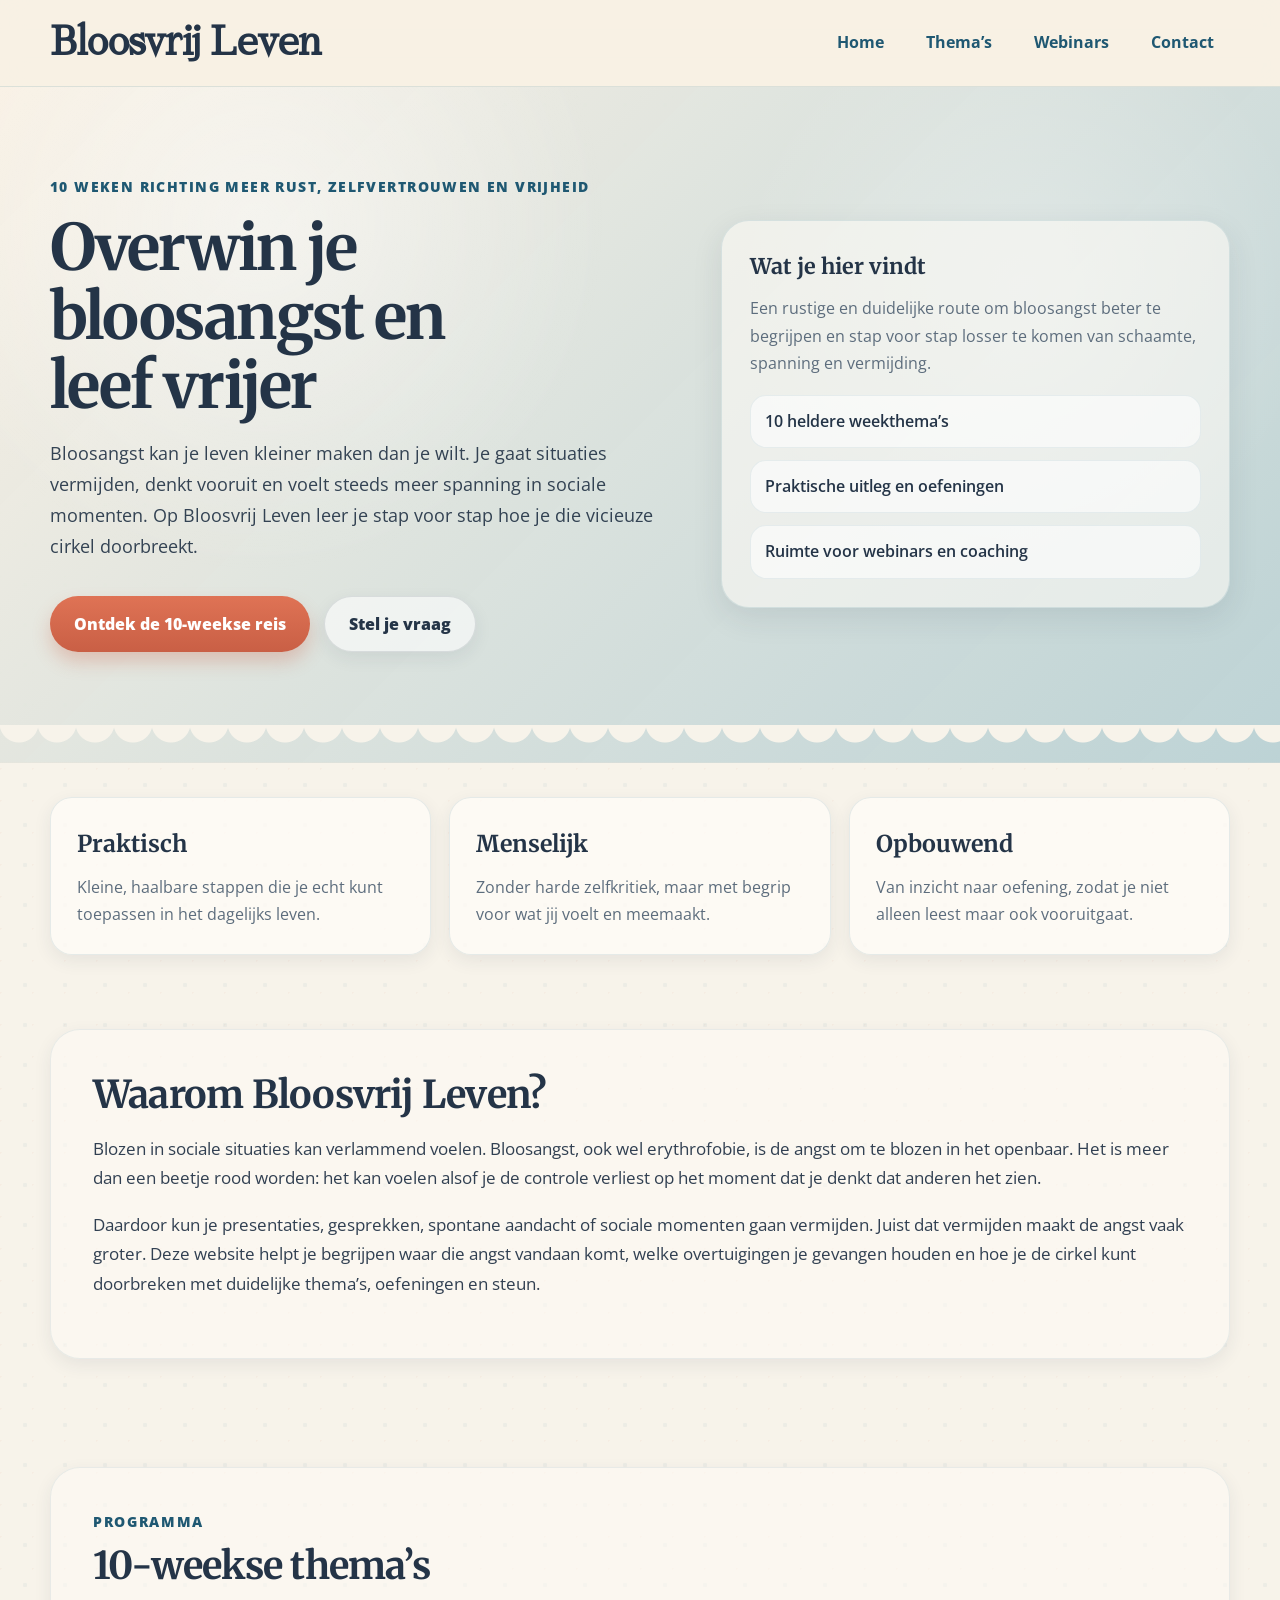
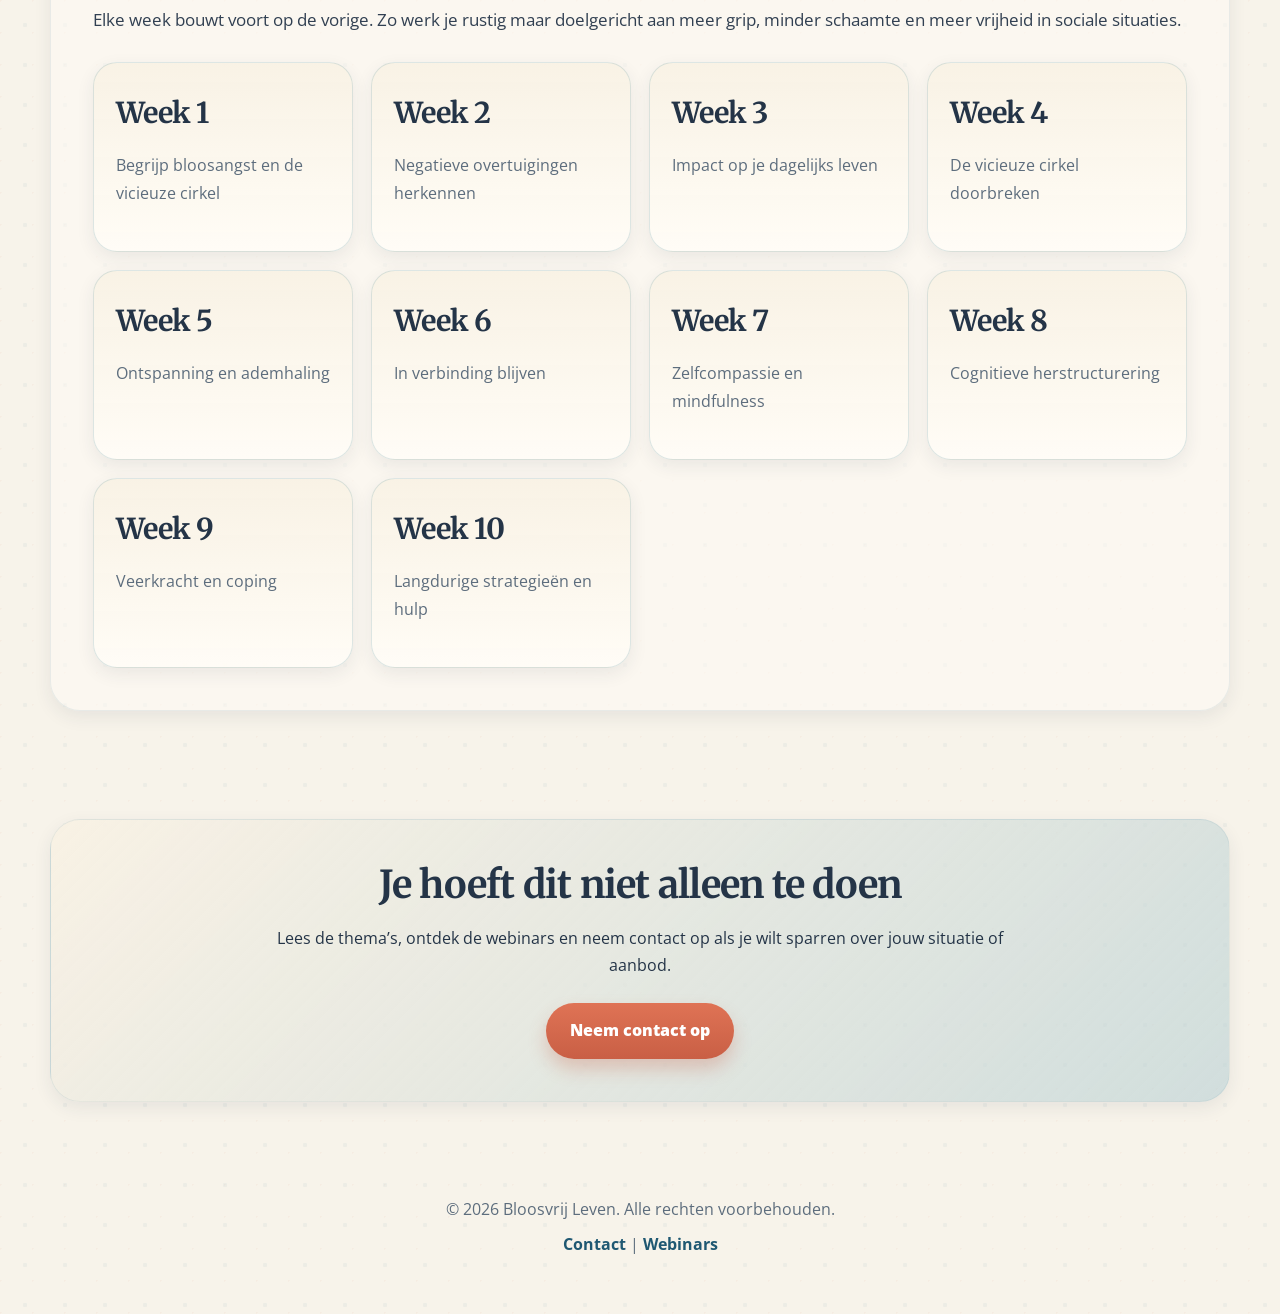
<file: index.html>
<!DOCTYPE html>
<html lang="nl">
<head>
  <meta charset="UTF-8" />
  <meta name="viewport" content="width=device-width, initial-scale=1.0" />
  <title>Bloosvrij Leven | Overwin je bloosangst</title>

  <link rel="preconnect" href="https://fonts.googleapis.com">
  <link rel="preconnect" href="https://fonts.gstatic.com" crossorigin>
  <link href="https://fonts.googleapis.com/css2?family=Merriweather:wght@400;700&family=Open+Sans:wght@400;600;700;800&family=Sawarabi+Mincho&display=swap" rel="stylesheet">

  <link rel="stylesheet" href="style.css">
</head>
<body>
  <header>
    <div class="container">
      <h1 class="site-title">Bloosvrij Leven</h1>

      <nav class="main-nav">
        <a href="index.html">Home</a>
        <a href="#themas">Thema’s</a>
        <a href="webinars.html">Webinars</a>
        <a href="contact.html">Contact</a>
      </nav>
    </div>
  </header>

  <section class="hero">
    <div class="container">
      <div class="hero-main">
        <p class="hero-label">10 weken richting meer rust, zelfvertrouwen en vrijheid</p>

        <h2>Overwin je bloosangst en leef vrijer</h2>

        <p class="hero-text">
          Bloosangst kan je leven kleiner maken dan je wilt. Je gaat situaties
          vermijden, denkt vooruit en voelt steeds meer spanning in sociale
          momenten. Op Bloosvrij Leven leer je stap voor stap hoe je die
          vicieuze cirkel doorbreekt.
        </p>

        <div class="hero-buttons">
          <a class="btn-primary" href="#themas">Ontdek de 10-weekse reis</a>
          <a class="btn-secondary" href="contact.html">Stel je vraag</a>
        </div>
      </div>

      <aside class="hero-aside">
        <h3>Wat je hier vindt</h3>
        <p>
          Een rustige en duidelijke route om bloosangst beter te begrijpen en
          stap voor stap losser te komen van schaamte, spanning en vermijding.
        </p>

        <ul class="hero-points">
          <li>10 heldere weekthema’s</li>
          <li>Praktische uitleg en oefeningen</li>
          <li>Ruimte voor webinars en coaching</li>
        </ul>
      </aside>
    </div>
  </section>

  <section class="intro-strip">
    <div class="container intro-strip-grid">
      <div class="intro-item">
        <h3>Praktisch</h3>
        <p>
          Kleine, haalbare stappen die je echt kunt toepassen in het dagelijks leven.
        </p>
      </div>

      <div class="intro-item">
        <h3>Menselijk</h3>
        <p>
          Zonder harde zelfkritiek, maar met begrip voor wat jij voelt en meemaakt.
        </p>
      </div>

      <div class="intro-item">
        <h3>Opbouwend</h3>
        <p>
          Van inzicht naar oefening, zodat je niet alleen leest maar ook vooruitgaat.
        </p>
      </div>
    </div>
  </section>

  <section class="about">
    <div class="container">
      <h2>Waarom Bloosvrij Leven?</h2>

      <p>
        Blozen in sociale situaties kan verlammend voelen. Bloosangst, ook wel
        erythrofobie, is de angst om te blozen in het openbaar. Het is meer dan
        een beetje rood worden: het kan voelen alsof je de controle verliest op
        het moment dat je denkt dat anderen het zien.
      </p>

      <p>
        Daardoor kun je presentaties, gesprekken, spontane aandacht of sociale
        momenten gaan vermijden. Juist dat vermijden maakt de angst vaak groter.
        Deze website helpt je begrijpen waar die angst vandaan komt, welke
        overtuigingen je gevangen houden en hoe je de cirkel kunt doorbreken met
        duidelijke thema’s, oefeningen en steun.
      </p>
    </div>
  </section>

  <section class="themas-preview">
    <div class="container">
      <div class="section-heading">
        <p class="section-label">Programma</p>
        <h2 id="themas">10-weekse thema’s</h2>
        <p class="section-text">
          Elke week bouwt voort op de vorige. Zo werk je rustig maar doelgericht
          aan meer grip, minder schaamte en meer vrijheid in sociale situaties.
        </p>
      </div>

      <div class="theme-grid">
        <a href="week1.html" class="theme-card">
          <h3>Week 1</h3>
          <p>Begrijp bloosangst en de vicieuze cirkel</p>
        </a>

        <a href="week2.html" class="theme-card">
          <h3>Week 2</h3>
          <p>Negatieve overtuigingen herkennen</p>
        </a>

        <a href="week3.html" class="theme-card">
          <h3>Week 3</h3>
          <p>Impact op je dagelijks leven</p>
        </a>

        <a href="week4.html" class="theme-card">
          <h3>Week 4</h3>
          <p>De vicieuze cirkel doorbreken</p>
        </a>

        <a href="week5.html" class="theme-card">
          <h3>Week 5</h3>
          <p>Ontspanning en ademhaling</p>
        </a>

        <a href="week6.html" class="theme-card">
          <h3>Week 6</h3>
          <p>In verbinding blijven</p>
        </a>

        <a href="week7.html" class="theme-card">
          <h3>Week 7</h3>
          <p>Zelfcompassie en mindfulness</p>
        </a>

        <a href="week8.html" class="theme-card">
          <h3>Week 8</h3>
          <p>Cognitieve herstructurering</p>
        </a>

        <a href="week9.html" class="theme-card">
          <h3>Week 9</h3>
          <p>Veerkracht en coping</p>
        </a>

        <a href="week10.html" class="theme-card">
          <h3>Week 10</h3>
          <p>Langdurige strategieën en hulp</p>
        </a>
      </div>
    </div>
  </section>

  <section class="closing-cta">
    <div class="container">
      <h2>Je hoeft dit niet alleen te doen</h2>
      <p>
        Lees de thema’s, ontdek de webinars en neem contact op als je wilt
        sparren over jouw situatie of aanbod.
      </p>
      <a class="btn-primary" href="contact.html">Neem contact op</a>
    </div>
  </section>

  <footer>
    <div class="container">
      <p>&copy; 2026 Bloosvrij Leven. Alle rechten voorbehouden.</p>
      <p>
        <a href="contact.html">Contact</a> |
        <a href="webinars.html">Webinars</a>
      </p>
    </div>
  </footer>

  <script src="script.js"></script>
</body>
</html>
</file>
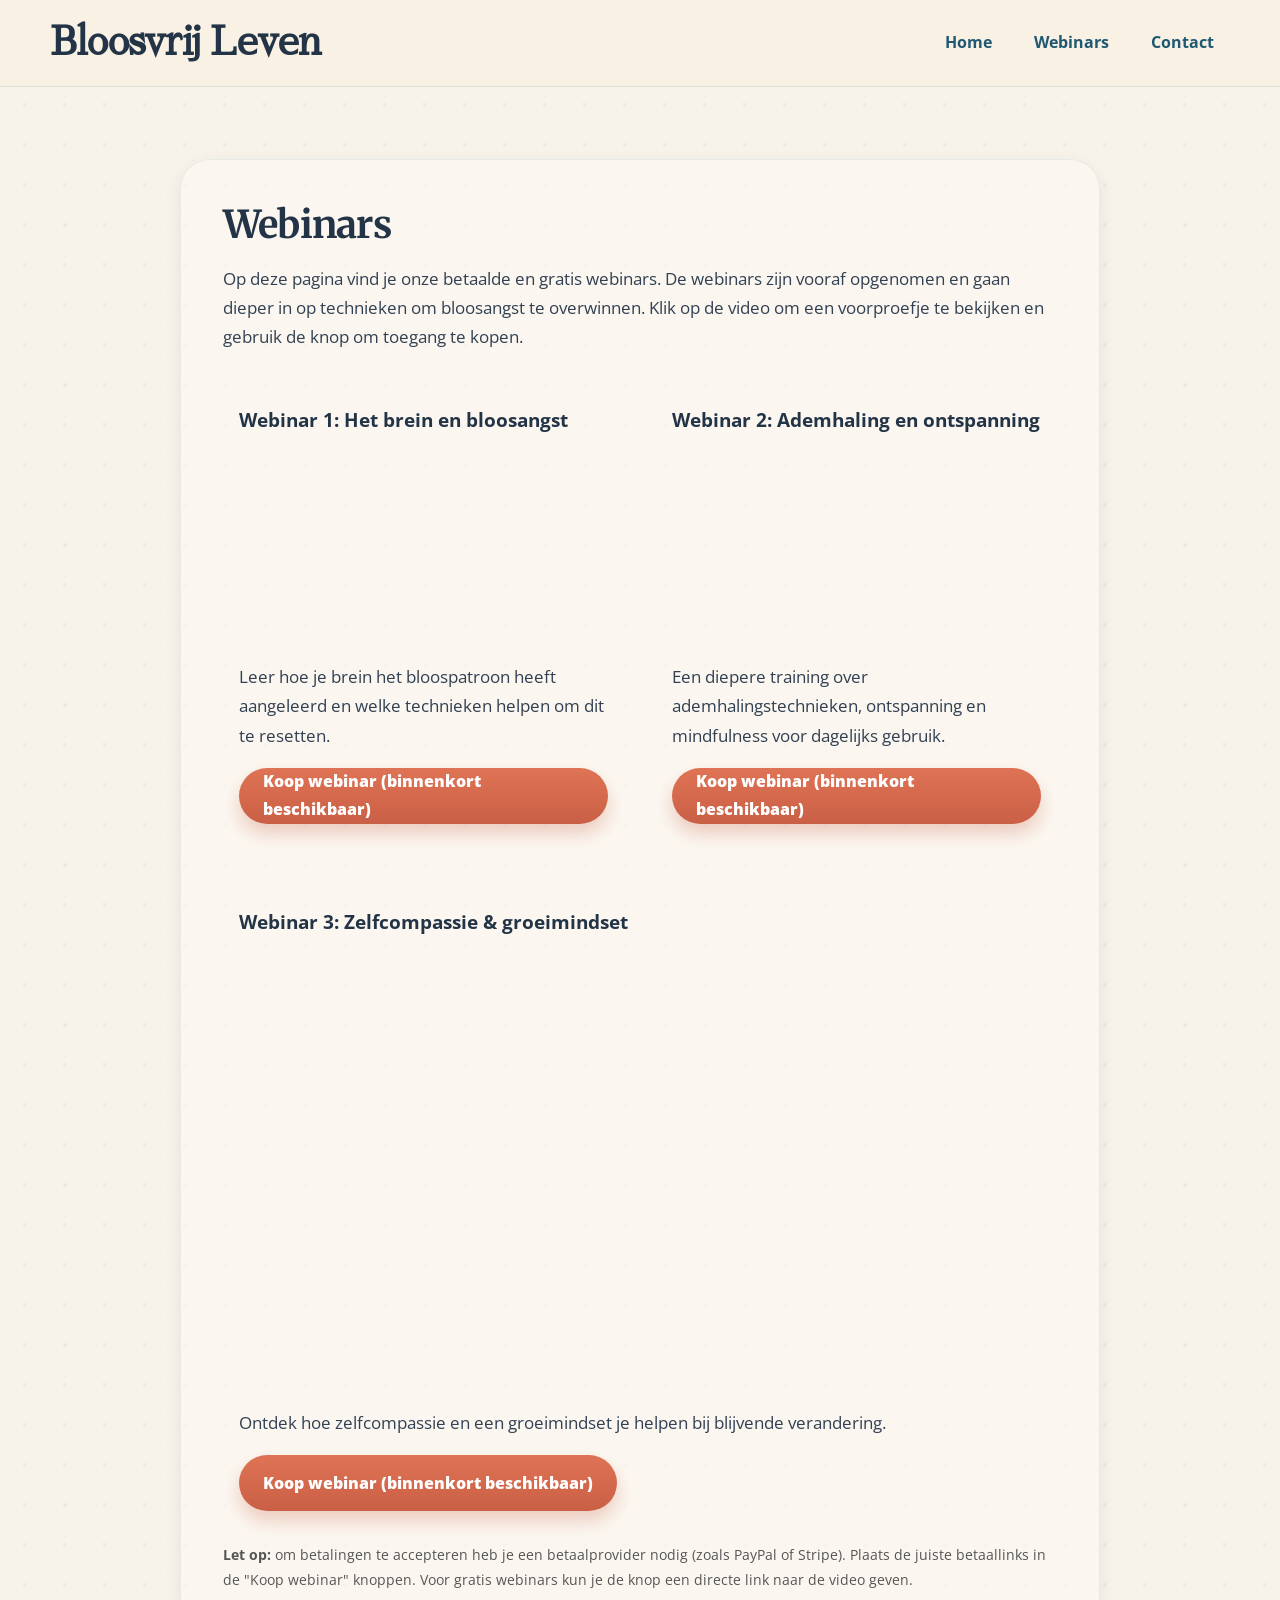
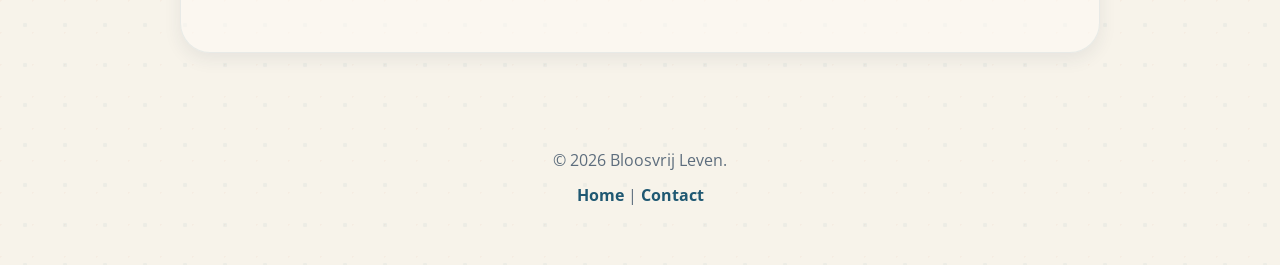
<file: webinars.html>
<!DOCTYPE html>
<html lang="nl">
<head>
  <meta charset="UTF-8">
  <meta name="viewport" content="width=device-width, initial-scale=1.0">
  <title>Webinars | Bloosvrij Leven</title>
  <link rel="preconnect" href="https://fonts.googleapis.com">
  <link rel="preconnect" href="https://fonts.gstatic.com" crossorigin>
  <link href="https://fonts.googleapis.com/css2?family=Merriweather:wght@400;700&family=Open+Sans:wght@400;600&family=Sawarabi+Mincho&display=swap" rel="stylesheet">
  <link rel="stylesheet" href="style.css">
</head>
<body>
  <header>
    <div class="container">
      <h1 class="site-title">Bloosvrij Leven</h1>
      <nav class="main-nav">
        <a href="index.html">Home</a>
        <a href="webinars.html">Webinars</a>
        <a href="contact.html">Contact</a>
      </nav>
    </div>
  </header>
  <section class="week-content">
    <div class="container">
      <h2>Webinars</h2>
      <p>
        Op deze pagina vind je onze betaalde en gratis webinars. De webinars zijn vooraf opgenomen en gaan dieper in op technieken om bloosangst te overwinnen. Klik op de video om een voorproefje te bekijken en gebruik de knop om toegang te kopen.
      </p>
      <div style="display:flex; flex-wrap:wrap; gap:2rem;">
        <!-- Webinar 1 -->
        <div style="flex:1 1 300px; background-color:var(--color-primary); border:1px solid var(--color-secondary); border-radius:0.5rem; padding:1rem;">
          <h3>Webinar 1: Het brein en bloosangst</h3>
          <!-- Vervang onderstaande iframe door een eigen videolink, bijvoorbeeld een gehoste YouTube- of Vimeo-video -->
          <div style="position:relative; padding-bottom:56.25%; height:0; overflow:hidden;">
            <iframe src="https://www.youtube.com/embed/VIDEO-ID" title="Voorbeeldwebinar" frameborder="0" allowfullscreen style="position:absolute; top:0; left:0; width:100%; height:100%;"></iframe>
          </div>
          <p>Leer hoe je brein het bloospatroon heeft aangeleerd en welke technieken helpen om dit te resetten.</p>
          <a href="#" class="cta-link">Koop webinar (binnenkort beschikbaar)</a>
        </div>
        <!-- Webinar 2 -->
        <div style="flex:1 1 300px; background-color:var(--color-primary); border:1px solid var(--color-secondary); border-radius:0.5rem; padding:1rem;">
          <h3>Webinar 2: Ademhaling en ontspanning</h3>
          <div style="position:relative; padding-bottom:56.25%; height:0; overflow:hidden;">
            <iframe src="https://www.youtube.com/embed/VIDEO-ID" title="Voorbeeldwebinar" frameborder="0" allowfullscreen style="position:absolute; top:0; left:0; width:100%; height:100%;"></iframe>
          </div>
          <p>Een diepere training over ademhalingstechnieken, ontspanning en mindfulness voor dagelijks gebruik.</p>
          <a href="#" class="cta-link">Koop webinar (binnenkort beschikbaar)</a>
        </div>
        <!-- Webinar 3 -->
        <div style="flex:1 1 300px; background-color:var(--color-primary); border:1px solid var(--color-secondary); border-radius:0.5rem; padding:1rem;">
          <h3>Webinar 3: Zelfcompassie &amp; groeimindset</h3>
          <div style="position:relative; padding-bottom:56.25%; height:0; overflow:hidden;">
            <iframe src="https://www.youtube.com/embed/VIDEO-ID" title="Voorbeeldwebinar" frameborder="0" allowfullscreen style="position:absolute; top:0; left:0; width:100%; height:100%;"></iframe>
          </div>
          <p>Ontdek hoe zelfcompassie en een groeimindset je helpen bij blijvende verandering.</p>
          <a href="#" class="cta-link">Koop webinar (binnenkort beschikbaar)</a>
        </div>
      </div>
      <p style="font-size:0.9rem; color:#555; margin-top:1rem;">
        <strong>Let op:</strong> om betalingen te accepteren heb je een betaalprovider nodig (zoals PayPal of Stripe). Plaats de juiste betaallinks in de "Koop webinar" knoppen. Voor gratis webinars kun je de knop een directe link naar de video geven.
      </p>
    </div>
  </section>
  <footer>
    <div class="container">
      <p>&copy; 2026 Bloosvrij Leven.</p>
      <p><a href="index.html">Home</a> | <a href="contact.html">Contact</a></p>
    </div>
  </footer>
  <script src="script.js"></script>
</body>
</html>
</file>
<file: style.css>
:root {
  --bg: #f7f3ea;
  --paper: rgba(255, 252, 246, 0.78);
  --paper-strong: #f8f1e4;
  --ink: #243447;
  --muted: #5d6d7d;
  --line: rgba(92, 130, 150, 0.22);
  --sea: #b8d0d4;
  --sea-deep: #8fb3bb;
  --coral: #df7355;
  --coral-dark: #c95f45;
  --gold: #d4b06a;
  --link: #1f5872;
  --shadow: 0 10px 30px rgba(36, 52, 71, 0.10);
  --shadow-soft: 0 6px 18px rgba(36, 52, 71, 0.08);
  --radius: 22px;
  --radius-sm: 14px;
  --max: 1180px;
}

* {
  box-sizing: border-box;
}

html {
  scroll-behavior: smooth;
}

body {
  margin: 0;
  font-family: 'Open Sans', sans-serif;
  color: var(--ink);
  background-color: var(--bg);
  background-image:
    radial-gradient(circle at 25px 25px, rgba(143, 179, 187, 0.10) 2px, transparent 2.5px),
    radial-gradient(circle at 0 0, rgba(223, 115, 85, 0.05) 1.5px, transparent 2px);
  background-size: 40px 40px, 32px 32px;
  line-height: 1.7;
}

img {
  max-width: 100%;
  display: block;
}

a {
  color: var(--link);
}

.container {
  width: min(var(--max), calc(100% - 48px));
  margin: 0 auto;
}

/* HEADER */
header {
  position: sticky;
  top: 0;
  z-index: 1000;
  backdrop-filter: blur(12px);
  background: rgba(248, 241, 228, 0.90);
  border-bottom: 1px solid rgba(143, 179, 187, 0.28);
}

header .container {
  min-height: 86px;
  display: flex;
  align-items: center;
  justify-content: space-between;
  gap: 24px;
}

.site-title {
  margin: 0;
  font-family: 'Sawarabi Mincho', serif;
  font-size: clamp(2rem, 3vw, 3rem);
  letter-spacing: -0.02em;
  color: var(--ink);
}

.main-nav {
  display: flex;
  align-items: center;
  gap: 10px;
  flex-wrap: wrap;
}

.main-nav a {
  text-decoration: none;
  color: var(--link);
  font-weight: 700;
  padding: 12px 16px;
  border-radius: 999px;
  transition: 0.25s ease;
}

.main-nav a:hover {
  background: rgba(143, 179, 187, 0.16);
  color: var(--ink);
}

/* HERO */
.hero {
  position: relative;
  overflow: hidden;
  padding: 88px 0 110px;
  background:
    linear-gradient(135deg, rgba(248, 241, 228, 0.95) 0%, rgba(184, 208, 212, 0.92) 100%);
  border-bottom: 1px solid rgba(143, 179, 187, 0.18);
}

.hero::before {
  content: "";
  position: absolute;
  inset: 0;
  background:
    radial-gradient(circle at 20% 20%, rgba(255,255,255,0.45) 0, transparent 30%),
    radial-gradient(circle at 80% 30%, rgba(255,255,255,0.28) 0, transparent 26%);
  pointer-events: none;
}

.hero::after {
  content: "";
  position: absolute;
  left: 0;
  right: 0;
  bottom: -1px;
  height: 38px;
  background:
    radial-gradient(circle at 19px -2px, var(--bg) 19px, transparent 20px) repeat-x;
  background-size: 38px 38px;
}

.hero .container {
  position: relative;
  z-index: 1;
  display: grid;
  grid-template-columns: 1.1fr 0.9fr;
  gap: 48px;
  align-items: center;
}

.hero-label {
  margin: 0 0 14px;
  font-size: 0.88rem;
  font-weight: 800;
  letter-spacing: 0.10em;
  text-transform: uppercase;
  color: var(--link);
}

.hero h2 {
  margin: 0 0 18px;
  font-family: 'Merriweather', serif;
  font-size: clamp(2.4rem, 5vw, 4.6rem);
  line-height: 1.08;
  letter-spacing: -0.03em;
  max-width: 11ch;
}

.hero-text {
  margin: 0;
  max-width: 640px;
  font-size: 1.14rem;
  color: rgba(36, 52, 71, 0.92);
}

.hero-buttons {
  margin-top: 34px;
  display: flex;
  flex-wrap: wrap;
  gap: 14px;
}

.hero-aside {
  background: rgba(255, 252, 246, 0.56);
  border: 1px solid rgba(143, 179, 187, 0.28);
  border-radius: 28px;
  padding: 28px;
  box-shadow: var(--shadow);
}

.hero-aside h3 {
  margin: 0 0 10px;
  font-family: 'Merriweather', serif;
  font-size: 1.35rem;
}

.hero-aside p {
  margin: 0;
  color: var(--muted);
}

.hero-points {
  margin: 18px 0 0;
  padding: 0;
  list-style: none;
  display: grid;
  gap: 12px;
}

.hero-points li {
  background: rgba(255,255,255,0.58);
  border: 1px solid rgba(143, 179, 187, 0.18);
  border-radius: 16px;
  padding: 12px 14px;
  font-weight: 600;
  color: var(--ink);
}

/* BUTTONS */
.btn-primary,
.btn-secondary,
.cta-link {
  display: inline-flex;
  align-items: center;
  justify-content: center;
  min-height: 56px;
  padding: 0 24px;
  border-radius: 999px;
  text-decoration: none;
  font-weight: 800;
  transition: transform 0.2s ease, box-shadow 0.25s ease, background-color 0.25s ease, color 0.25s ease, border-color 0.25s ease;
}

.btn-primary,
.cta-link {
  background: linear-gradient(180deg, var(--coral) 0%, var(--coral-dark) 100%);
  color: white;
  box-shadow: 0 10px 18px rgba(201, 95, 69, 0.28);
}

.btn-primary:hover,
.cta-link:hover {
  transform: translateY(-2px);
  box-shadow: 0 14px 24px rgba(201, 95, 69, 0.32);
}

.btn-secondary {
  background: rgba(255,255,255,0.58);
  color: var(--ink);
  border: 1px solid rgba(36, 52, 71, 0.12);
  box-shadow: var(--shadow-soft);
}

.btn-secondary:hover {
  transform: translateY(-2px);
  background: white;
}

/* INTRO STRIP */
.intro-strip {
  padding: 34px 0 20px;
}

.intro-strip-grid {
  display: grid;
  grid-template-columns: repeat(3, 1fr);
  gap: 18px;
}

.intro-item {
  background: var(--paper);
  border: 1px solid rgba(143, 179, 187, 0.22);
  border-radius: var(--radius);
  padding: 26px;
  box-shadow: var(--shadow-soft);
}

.intro-item h3 {
  margin: 0 0 10px;
  font-family: 'Merriweather', serif;
  font-size: 1.45rem;
}

.intro-item p {
  margin: 0;
  color: var(--muted);
}

/* GENERAL SECTIONS */
section {
  padding: 54px 0;
}

.about .container,
.themas-preview .container,
.closing-cta .container,
.week-content .container {
  background: rgba(255, 252, 246, 0.52);
  border: 1px solid rgba(143, 179, 187, 0.18);
  border-radius: 30px;
  padding: 42px;
  box-shadow: var(--shadow-soft);
}

.about h2,
.themas-preview h2,
.closing-cta h2,
.week-content h2 {
  margin: 0 0 18px;
  font-family: 'Merriweather', serif;
  font-size: clamp(2rem, 3vw, 3rem);
  line-height: 1.15;
  letter-spacing: -0.02em;
}

.about p,
.section-text,
.week-content p {
  margin: 0 0 18px;
  color: rgba(36, 52, 71, 0.94);
  font-size: 1.07rem;
}

.section-heading {
  margin-bottom: 24px;
}

.section-label {
  margin: 0 0 10px;
  font-size: 0.86rem;
  font-weight: 800;
  letter-spacing: 0.12em;
  text-transform: uppercase;
  color: var(--link);
}

/* THEME CARDS */
.theme-grid {
  display: grid;
  grid-template-columns: repeat(4, 1fr);
  gap: 18px;
  margin-top: 28px;
}

.theme-card {
  display: block;
  text-decoration: none;
  color: inherit;
  background: linear-gradient(180deg, rgba(248, 241, 228, 0.92) 0%, rgba(255, 252, 246, 0.94) 100%);
  border: 1px solid rgba(143, 179, 187, 0.30);
  border-radius: 24px;
  padding: 26px 22px;
  min-height: 190px;
  box-shadow: var(--shadow-soft);
  transition: transform 0.22s ease, box-shadow 0.25s ease, border-color 0.25s ease;
}

.theme-card:hover {
  transform: translateY(-5px);
  box-shadow: var(--shadow);
  border-color: rgba(95, 138, 155, 0.40);
}

.theme-card h3 {
  margin: 0 0 14px;
  font-family: 'Merriweather', serif;
  font-size: 1.8rem;
  letter-spacing: -0.02em;
  color: var(--ink);
}

.theme-card p {
  margin: 0;
  color: var(--muted);
  font-size: 1rem;
}

/* CLOSING CTA */
.closing-cta .container {
  text-align: center;
  background:
    linear-gradient(135deg, rgba(248, 241, 228, 0.96) 0%, rgba(184, 208, 212, 0.60) 100%);
}

.closing-cta p {
  max-width: 760px;
  margin: 0 auto 24px;
}

/* WEEK PAGES / CONTENT */
.week-content {
  padding-top: 72px;
}

.week-content .container {
  max-width: 920px;
}

.week-content img {
  margin: 26px 0;
  border-radius: 24px;
  box-shadow: var(--shadow);
}

.week-content ul {
  padding-left: 20px;
}

.week-content li {
  margin-bottom: 10px;
}

/* FORMS */
form {
  margin-top: 20px;
}

input,
textarea {
  width: 100%;
  font: inherit;
  color: var(--ink);
  background: rgba(255,255,255,0.86);
  border: 1px solid rgba(143, 179, 187, 0.34);
  border-radius: 14px;
  padding: 14px 16px;
  outline: none;
  transition: border-color 0.2s ease, box-shadow 0.2s ease;
}

input:focus,
textarea:focus {
  border-color: var(--sea-deep);
  box-shadow: 0 0 0 4px rgba(143, 179, 187, 0.18);
}

label {
  display: inline-block;
  margin-bottom: 8px;
  font-weight: 700;
}

/* FOOTER */
footer {
  padding: 32px 0 48px;
}

footer .container {
  text-align: center;
  color: var(--muted);
}

footer p {
  margin: 8px 0;
}

footer a {
  text-decoration: none;
  font-weight: 700;
}

/* RESPONSIVE */
@media (max-width: 1100px) {
  .hero .container {
    grid-template-columns: 1fr;
  }

  .theme-grid {
    grid-template-columns: repeat(2, 1fr);
  }
}

@media (max-width: 800px) {
  header .container {
    min-height: auto;
    padding: 18px 0;
    flex-direction: column;
    align-items: flex-start;
  }

  .main-nav {
    gap: 4px;
  }

  .hero {
    padding: 60px 0 88px;
  }

  .intro-strip-grid,
  .theme-grid {
    grid-template-columns: 1fr;
  }

  .about .container,
  .themas-preview .container,
  .closing-cta .container,
  .week-content .container {
    padding: 28px;
    border-radius: 22px;
  }

  .hero h2 {
    max-width: none;
  }

  .site-title {
    font-size: 2.2rem;
  }
}

@media (max-width: 520px) {
  .container {
    width: min(var(--max), calc(100% - 28px));
  }

  .btn-primary,
  .btn-secondary,
  .cta-link {
    width: 100%;
  }

  .hero-buttons {
    flex-direction: column;
  }
}
</file>
